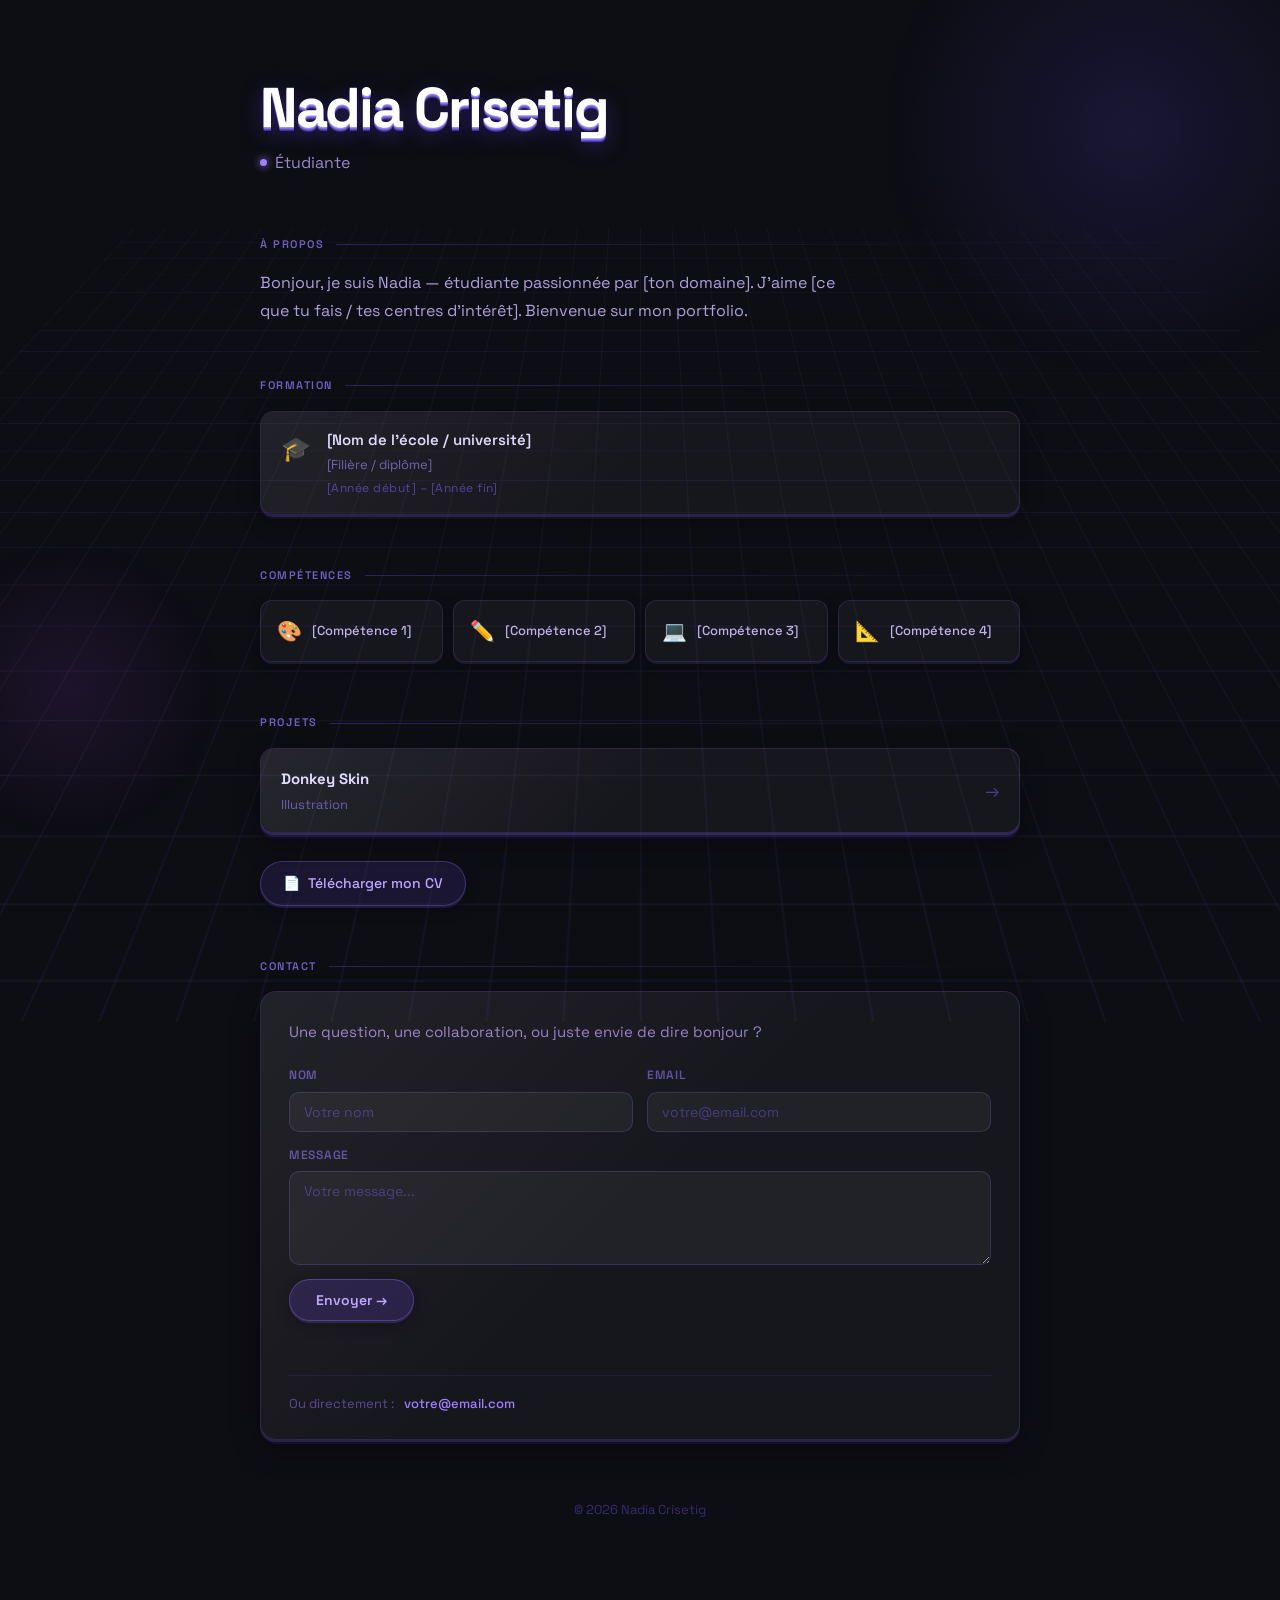
<file: index.html>
<!doctype html>
<html lang="fr">
<head>
  <meta charset="utf-8">
  <meta name="viewport" content="width=device-width,initial-scale=1">
  <title>Nadia Crisetig</title>
  <link rel="stylesheet" href="./homepage_style.css">
  <link rel="preconnect" href="https://fonts.googleapis.com">
  <link href="https://fonts.googleapis.com/css2?family=Space+Grotesk:wght@400;500;600;700&display=swap" rel="stylesheet">
</head>
<body>
  <div class="grid-bg" aria-hidden="true"></div>
  <div class="glow glow-1" aria-hidden="true"></div>
  <div class="glow glow-2" aria-hidden="true"></div>

  <div class="container">

    <!-- ===== HEADER ===== -->
    <header>
      <h1>Nadia Crisetig</h1>
      <div class="subtitle">
        <span class="dot"></span>
        Étudiante
      </div>
    </header>

    <!-- ===== ABOUT ===== -->
    <section>
      <div class="section-label">À propos</div>
      <p class="about-text">
        <!-- FILL IN: Short bio about Nadia, 2–3 sentences. -->
        Bonjour, je suis Nadia — étudiante passionnée par [ton domaine]. J'aime [ce que tu fais / tes centres d'intérêt]. Bienvenue sur mon portfolio.
      </p>
    </section>

    <!-- ===== EDUCATION ===== -->
    <section>
      <div class="section-label">Formation</div>
      <div class="edu-card">
        <div class="edu-icon">🎓</div>
        <div class="edu-info">
          <!-- FILL IN: School name, degree, years -->
          <strong>[Nom de l'école / université]</strong>
          <span>[Filière / diplôme]</span>
          <span class="edu-years">[Année début] – [Année fin]</span>
        </div>
      </div>
      <!-- Duplicate the edu-card block above to add more entries -->
    </section>

    <!-- ===== SKILLS ===== -->
    <section>
      <div class="section-label">Compétences</div>
      <div class="skills-grid">
        <!-- FILL IN: Replace or add skill cards as needed -->
        <div class="skill-card">
          <span class="skill-icon">🎨</span>
          <span class="skill-name">[Compétence 1]</span>
        </div>
        <div class="skill-card">
          <span class="skill-icon">✏️</span>
          <span class="skill-name">[Compétence 2]</span>
        </div>
        <div class="skill-card">
          <span class="skill-icon">💻</span>
          <span class="skill-name">[Compétence 3]</span>
        </div>
        <div class="skill-card">
          <span class="skill-icon">📐</span>
          <span class="skill-name">[Compétence 4]</span>
        </div>
      </div>
    </section>

    <!-- ===== PROJECTS ===== -->
    <section>
      <div class="section-label">Projets</div>
      <div id="projects-list">

        <!-- PROJECT CARD — duplicate this block for each project in your folder -->
        <div class="card">
          <a href="./projects/donkey-skin/index.html"><strong>Donkey Skin</strong></a>
          <p>Illustration <!-- FILL IN: short description --></p>
          <span class="arrow">→</span>
        </div>

        <!-- FILL IN: Add one card per project folder, e.g.:
        <div class="card">
          <a href="./projects/your-project/index.html"><strong>Nom du projet</strong></a>
          <p>Courte description du projet</p>
          <span class="arrow">→</span>
        </div>
        -->

      </div>

      <!-- CV download button -->
      <a class="cv-btn" href="./cv.pdf" download>
        <span>📄</span> Télécharger mon CV
      </a>
      <!-- FILL IN: Put your CV file at the root of the project and name it cv.pdf -->
    </section>

    <!-- ===== CONTACT ===== -->
    <section id="contact">
      <div class="section-label">Contact</div>
      <div class="contact-card">
        <p class="contact-intro">Une question, une collaboration, ou juste envie de dire bonjour ?</p>
        <form class="contact-form" onsubmit="handleContact(event)">
          <div class="form-row">
            <div class="form-group">
              <label for="name">Nom</label>
              <input type="text" id="name" placeholder="Votre nom" required>
            </div>
            <div class="form-group">
              <label for="email">Email</label>
              <input type="email" id="email" placeholder="votre@email.com" required>
            </div>
          </div>
          <div class="form-group">
            <label for="message">Message</label>
            <textarea id="message" rows="4" placeholder="Votre message..." required></textarea>
          </div>
          <button type="submit" class="submit-btn">Envoyer →</button>
          <p class="form-note" id="form-feedback"></p>
        </form>
        <div class="contact-direct">
          <span>Ou directement :</span>
          <!-- FILL IN: Replace with Nadia's actual email -->
          <a href="mailto:votre@email.com" class="email-link">votre@email.com</a>
        </div>
      </div>
    </section>

    <footer>
      © <span id="year"></span> Nadia Crisetig
    </footer>

  </div>

  <script>
    document.getElementById('year').textContent = new Date().getFullYear();

    function handleContact(e) {
      e.preventDefault();
      const feedback = document.getElementById('form-feedback');
      const email = 'votre@email.com'; // FILL IN: same email as above
      const name = document.getElementById('name').value;
      const msg = document.getElementById('message').value;
      const subject = encodeURIComponent('Message depuis le portfolio – ' + name);
      const body = encodeURIComponent(msg + '\n\nEnvoyé par : ' + name + ' (' + document.getElementById('email').value + ')');
      window.location.href = 'mailto:' + email + '?subject=' + subject + '&body=' + body;
      feedback.textContent = '✓ Ouverture de votre client mail…';
    }
  </script>
</body>
</html>
</file>
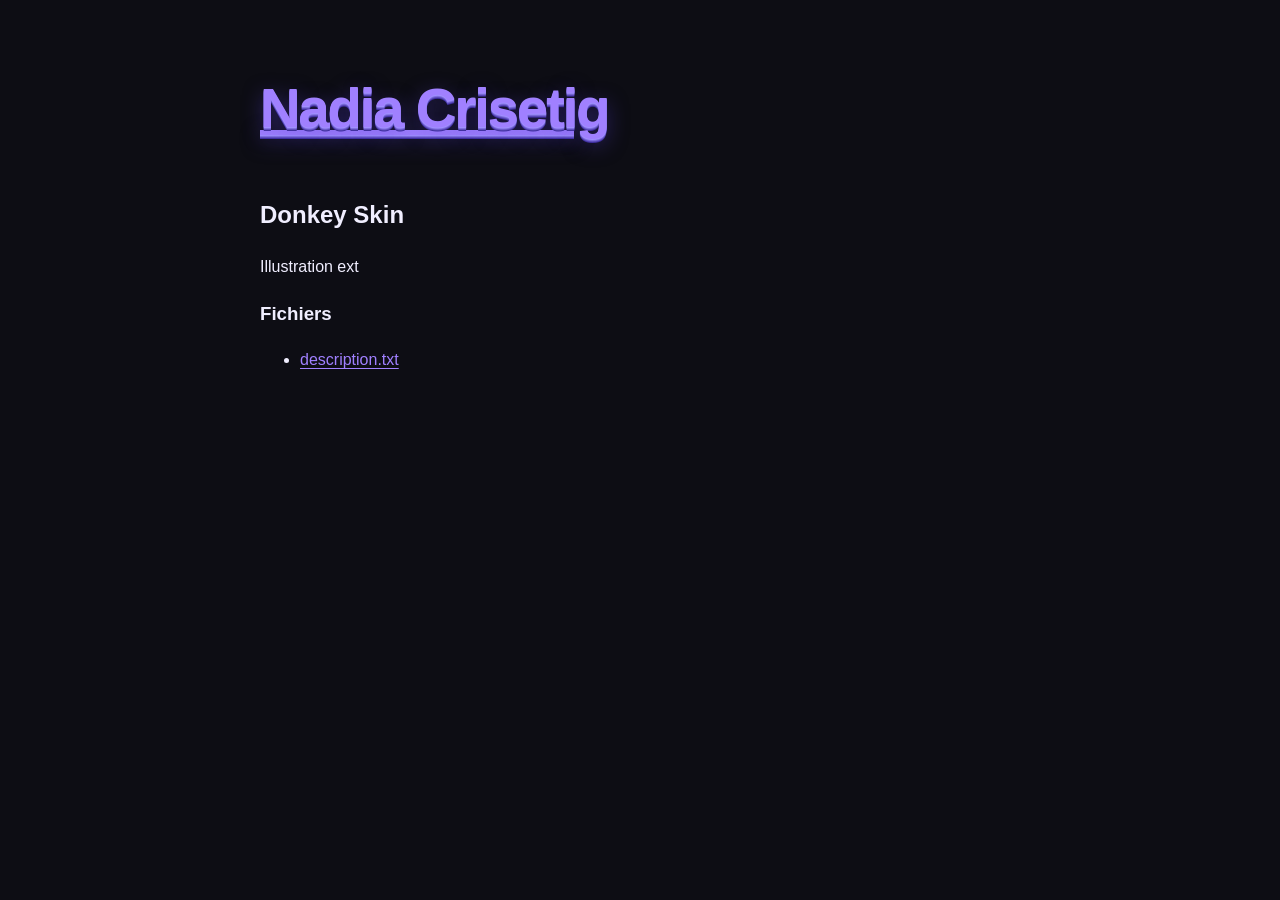
<file: projects/donkey-skin/index.html>
<!doctype html>
<html lang="fr">
<head>
  <meta charset="utf-8">
  <meta name="viewport" content="width=device-width,initial-scale=1">
  <title>Donkey Skin — Nadia Crisetig</title>
  <link rel="stylesheet" href="../../homepage_style.css">
</head>
<body>
  <div class="container">
    <header>
      <h1><a href="/">Nadia Crisetig</a></h1>
    </header>
    <section>
      <h2>Donkey Skin</h2>
      <p>Illustration ext</p>
      <h3>Fichiers</h3><ul><li><a href="description.txt">description.txt</a></li></ul>
    </section>
  </div>
</body>
</html>
</file>
<file: homepage_style.css>
/* ===== Base ===== */
*, *::before, *::after {
  box-sizing: border-box;
}

body {
  margin: 0;
  font-family: 'Space Grotesk', -apple-system, BlinkMacSystemFont, "Helvetica Neue", Arial, sans-serif;
  background-color: #0d0d14;
  color: #f0eeff;
  line-height: 1.6;
  min-height: 100vh;
  overflow-x: hidden;
}

/* ===== 3D Background Grid ===== */
.grid-bg {
  position: fixed;
  inset: 0;
  background-image:
    linear-gradient(rgba(120, 100, 255, 0.07) 1px, transparent 1px),
    linear-gradient(90deg, rgba(120, 100, 255, 0.07) 1px, transparent 1px);
  background-size: 40px 40px;
  transform: perspective(600px) rotateX(30deg) scale(1.5);
  transform-origin: center 80%;
  pointer-events: none;
  z-index: 0;
}

/* ===== Ambient Glows ===== */
.glow {
  position: fixed;
  border-radius: 50%;
  pointer-events: none;
  z-index: 0;
}

.glow-1 {
  width: 500px;
  height: 500px;
  background: radial-gradient(circle, rgba(100, 80, 255, 0.14) 0%, transparent 70%);
  top: -120px;
  right: -100px;
}

.glow-2 {
  width: 300px;
  height: 300px;
  background: radial-gradient(circle, rgba(180, 80, 255, 0.10) 0%, transparent 70%);
  bottom: 60px;
  left: -80px;
}

/* ===== Layout ===== */
.container {
  position: relative;
  z-index: 1;
  max-width: 800px;
  margin: 0 auto;
  padding: 80px 20px 60px;
}

/* ===== Header ===== */
header {
  margin-bottom: 60px;
}

h1 {
  font-size: 56px;
  font-weight: 700;
  letter-spacing: -2px;
  margin: 0;
  line-height: 1;
  color: #ffffff;
  text-shadow:
    0 1px 0 #a090ff,
    0 2px 0 #8070e0,
    0 3px 0 #6050c0,
    0 4px 0 #4030a0,
    0 6px 20px rgba(80, 60, 200, 0.5);
}

.subtitle {
  margin-top: 14px;
  font-size: 16px;
  font-weight: 400;
  color: #9988cc;
  display: flex;
  align-items: center;
  gap: 8px;
}

.dot {
  display: inline-block;
  width: 7px;
  height: 7px;
  border-radius: 50%;
  background: #a080ff;
  box-shadow: 0 0 8px #a080ff;
  animation: blink 2s ease-in-out infinite;
  flex-shrink: 0;
}

@keyframes blink {
  0%, 100% { opacity: 1; }
  50% { opacity: 0.25; }
}

/* ===== Sections ===== */
section {
  margin-bottom: 52px;
}

.section-label {
  font-size: 11px;
  font-weight: 600;
  letter-spacing: 0.14em;
  text-transform: uppercase;
  color: #7060c0;
  margin-bottom: 16px;
  display: flex;
  align-items: center;
  gap: 12px;
}

.section-label::after {
  content: '';
  flex: 1;
  height: 1px;
  background: linear-gradient(90deg, rgba(120, 80, 255, 0.3), transparent);
}

/* ===== About ===== */
.about-text {
  font-size: 16px;
  color: #b0a0dd;
  line-height: 1.75;
  margin: 0;
  max-width: 600px;
}

/* ===== Education ===== */
.edu-card {
  display: flex;
  align-items: flex-start;
  gap: 16px;
  background: rgba(255,255,255,0.04);
  border: 1px solid rgba(160,120,255,0.15);
  border-radius: 14px;
  padding: 16px 20px;
  margin-bottom: 10px;
  box-shadow:
    0 2px 0 rgba(100,80,200,0.25),
    0 4px 0 rgba(80,60,160,0.15),
    0 6px 20px rgba(0,0,0,0.35);
}

.edu-card::before {
  content: '';
  position: absolute;
  inset: 0;
  border-radius: 14px;
  background: linear-gradient(135deg, rgba(255,255,255,0.05) 0%, transparent 50%);
  pointer-events: none;
}

.edu-card {
  position: relative;
}

.edu-icon {
  font-size: 24px;
  flex-shrink: 0;
  margin-top: 2px;
}

.edu-info {
  display: flex;
  flex-direction: column;
  gap: 3px;
}

.edu-info strong {
  font-size: 15px;
  font-weight: 600;
  color: #e0d8ff;
}

.edu-info span {
  font-size: 13px;
  color: #7060b0;
}

.edu-years {
  font-size: 12px !important;
  color: #5040a0 !important;
  letter-spacing: 0.04em;
}

/* ===== Skills ===== */
.skills-grid {
  display: grid;
  grid-template-columns: repeat(auto-fill, minmax(160px, 1fr));
  gap: 10px;
}

.skill-card {
  background: rgba(255,255,255,0.04);
  border: 1px solid rgba(160,120,255,0.15);
  border-radius: 12px;
  padding: 14px 16px;
  display: flex;
  align-items: center;
  gap: 10px;
  box-shadow:
    0 2px 0 rgba(100,80,200,0.2),
    0 4px 12px rgba(0,0,0,0.3);
  transition: transform 0.15s ease, border-color 0.15s ease;
}

.skill-card:hover {
  transform: translateY(-3px);
  border-color: rgba(160,120,255,0.35);
}

.skill-icon {
  font-size: 20px;
  flex-shrink: 0;
}

.skill-name {
  font-size: 13px;
  font-weight: 500;
  color: #c0b0f0;
}

/* ===== Project Cards ===== */
.card {
  position: relative;
  background: rgba(255,255,255,0.04);
  border: 1px solid rgba(160,120,255,0.18);
  border-radius: 14px;
  padding: 18px 52px 18px 20px;
  margin-bottom: 12px;
  cursor: pointer;
  transition:
    transform 0.18s cubic-bezier(.2,.8,.4,1),
    box-shadow 0.18s ease,
    border-color 0.18s ease;
  box-shadow:
    0 2px 0 rgba(100,80,200,0.3),
    0 4px 0 rgba(80,60,160,0.2),
    0 6px 0 rgba(60,40,120,0.12),
    0 8px 24px rgba(0,0,0,0.45);
}

.card::before {
  content: '';
  position: absolute;
  inset: 0;
  border-radius: 14px;
  background: linear-gradient(135deg, rgba(255,255,255,0.07) 0%, transparent 50%);
  pointer-events: none;
}

.card:hover {
  transform: translateY(-5px) scale(1.01);
  border-color: rgba(160,120,255,0.4);
  box-shadow:
    0 4px 0 rgba(100,80,200,0.35),
    0 7px 0 rgba(80,60,160,0.25),
    0 10px 0 rgba(60,40,120,0.15),
    0 16px 36px rgba(80,60,200,0.35);
}

.card a {
  font-size: 15px;
  font-weight: 600;
  color: #e0d8ff;
  text-decoration: none;
  display: block;
  margin-bottom: 4px;
  transition: color 0.15s;
}

.card:hover a {
  color: #ffffff;
}

.card p {
  font-size: 13px;
  color: #6655aa;
  margin: 0;
  line-height: 1.5;
}

.arrow {
  position: absolute;
  right: 20px;
  top: 50%;
  transform: translateY(-50%);
  color: #4a3a90;
  font-size: 18px;
  transition: color 0.15s ease, right 0.18s ease;
}

.card:hover .arrow {
  color: #a080ff;
  right: 15px;
}

/* ===== CV Button ===== */
.cv-btn {
  display: inline-flex;
  align-items: center;
  gap: 8px;
  margin-top: 16px;
  padding: 10px 22px;
  background: rgba(120,80,255,0.12);
  border: 1px solid rgba(160,120,255,0.3);
  border-radius: 999px;
  color: #c0a8ff;
  font-size: 14px;
  font-weight: 500;
  text-decoration: none;
  transition: background 0.15s ease, border-color 0.15s ease, transform 0.15s ease;
  box-shadow: 0 2px 0 rgba(100,80,200,0.25), 0 4px 14px rgba(0,0,0,0.3);
}

.cv-btn:hover {
  background: rgba(120,80,255,0.22);
  border-color: rgba(160,120,255,0.5);
  color: #e0d0ff;
  transform: translateY(-2px);
}

/* ===== Contact ===== */
.contact-card {
  background: rgba(255,255,255,0.04);
  border: 1px solid rgba(160,120,255,0.18);
  border-radius: 16px;
  padding: 28px 28px 24px;
  box-shadow:
    0 2px 0 rgba(100,80,200,0.25),
    0 4px 0 rgba(80,60,160,0.15),
    0 8px 28px rgba(0,0,0,0.4);
  position: relative;
  overflow: hidden;
}

.contact-card::before {
  content: '';
  position: absolute;
  inset: 0;
  background: linear-gradient(135deg, rgba(255,255,255,0.05) 0%, transparent 50%);
  pointer-events: none;
}

.contact-intro {
  font-size: 15px;
  color: #9980cc;
  margin: 0 0 22px;
}

.contact-form {
  display: flex;
  flex-direction: column;
  gap: 14px;
}

.form-row {
  display: grid;
  grid-template-columns: 1fr 1fr;
  gap: 14px;
}

.form-group {
  display: flex;
  flex-direction: column;
  gap: 6px;
}

.form-group label {
  font-size: 12px;
  font-weight: 600;
  letter-spacing: 0.06em;
  text-transform: uppercase;
  color: #6050a0;
}

.form-group input,
.form-group textarea {
  background: rgba(255,255,255,0.05);
  border: 1px solid rgba(160,120,255,0.2);
  border-radius: 10px;
  padding: 10px 14px;
  color: #e0d8ff;
  font-family: inherit;
  font-size: 14px;
  outline: none;
  transition: border-color 0.15s ease, background 0.15s ease;
  resize: vertical;
}

.form-group input::placeholder,
.form-group textarea::placeholder {
  color: #4a3a80;
}

.form-group input:focus,
.form-group textarea:focus {
  border-color: rgba(160,120,255,0.5);
  background: rgba(255,255,255,0.07);
}

.submit-btn {
  align-self: flex-start;
  padding: 11px 26px;
  background: rgba(120,80,255,0.18);
  border: 1px solid rgba(160,120,255,0.35);
  border-radius: 999px;
  color: #c0a8ff;
  font-family: inherit;
  font-size: 14px;
  font-weight: 600;
  cursor: pointer;
  transition: background 0.15s ease, transform 0.15s ease, color 0.15s ease;
  box-shadow: 0 2px 0 rgba(100,80,200,0.3), 0 4px 14px rgba(0,0,0,0.3);
}

.submit-btn:hover {
  background: rgba(120,80,255,0.3);
  color: #e0d0ff;
  transform: translateY(-2px);
}

.submit-btn:active {
  transform: translateY(0);
}

.form-note {
  font-size: 13px;
  color: #7060c0;
  margin: 0;
  min-height: 20px;
}

.contact-direct {
  margin-top: 20px;
  padding-top: 18px;
  border-top: 1px solid rgba(120,80,255,0.12);
  font-size: 13px;
  color: #5a4a90;
  display: flex;
  align-items: center;
  gap: 10px;
}

.email-link {
  color: #a080ff;
  text-decoration: none;
  font-weight: 500;
  transition: color 0.15s;
}

.email-link:hover {
  color: #c0a8ff;
}

/* ===== Tags ===== */
.tag {
  display: inline-block;
  font-size: 11px;
  font-weight: 500;
  padding: 3px 10px;
  border-radius: 999px;
  background: rgba(120,80,255,0.15);
  color: #9070dd;
  border: 1px solid rgba(120,80,255,0.2);
  margin-right: 6px;
  margin-top: 6px;
}

/* ===== Links ===== */
a {
  color: #a080ff;
  text-decoration: underline;
  text-underline-offset: 3px;
}

a:hover {
  color: #c0a8ff;
}

/* ===== Footer ===== */
footer {
  text-align: center;
  margin-top: 60px;
  font-size: 13px;
  color: #3a2a70;
  padding-bottom: 40px;
}

/* ===== Responsive ===== */
@media (max-width: 560px) {
  h1 { font-size: 38px; }
  .form-row { grid-template-columns: 1fr; }
  .contact-card { padding: 20px 16px; }
}
</file>
